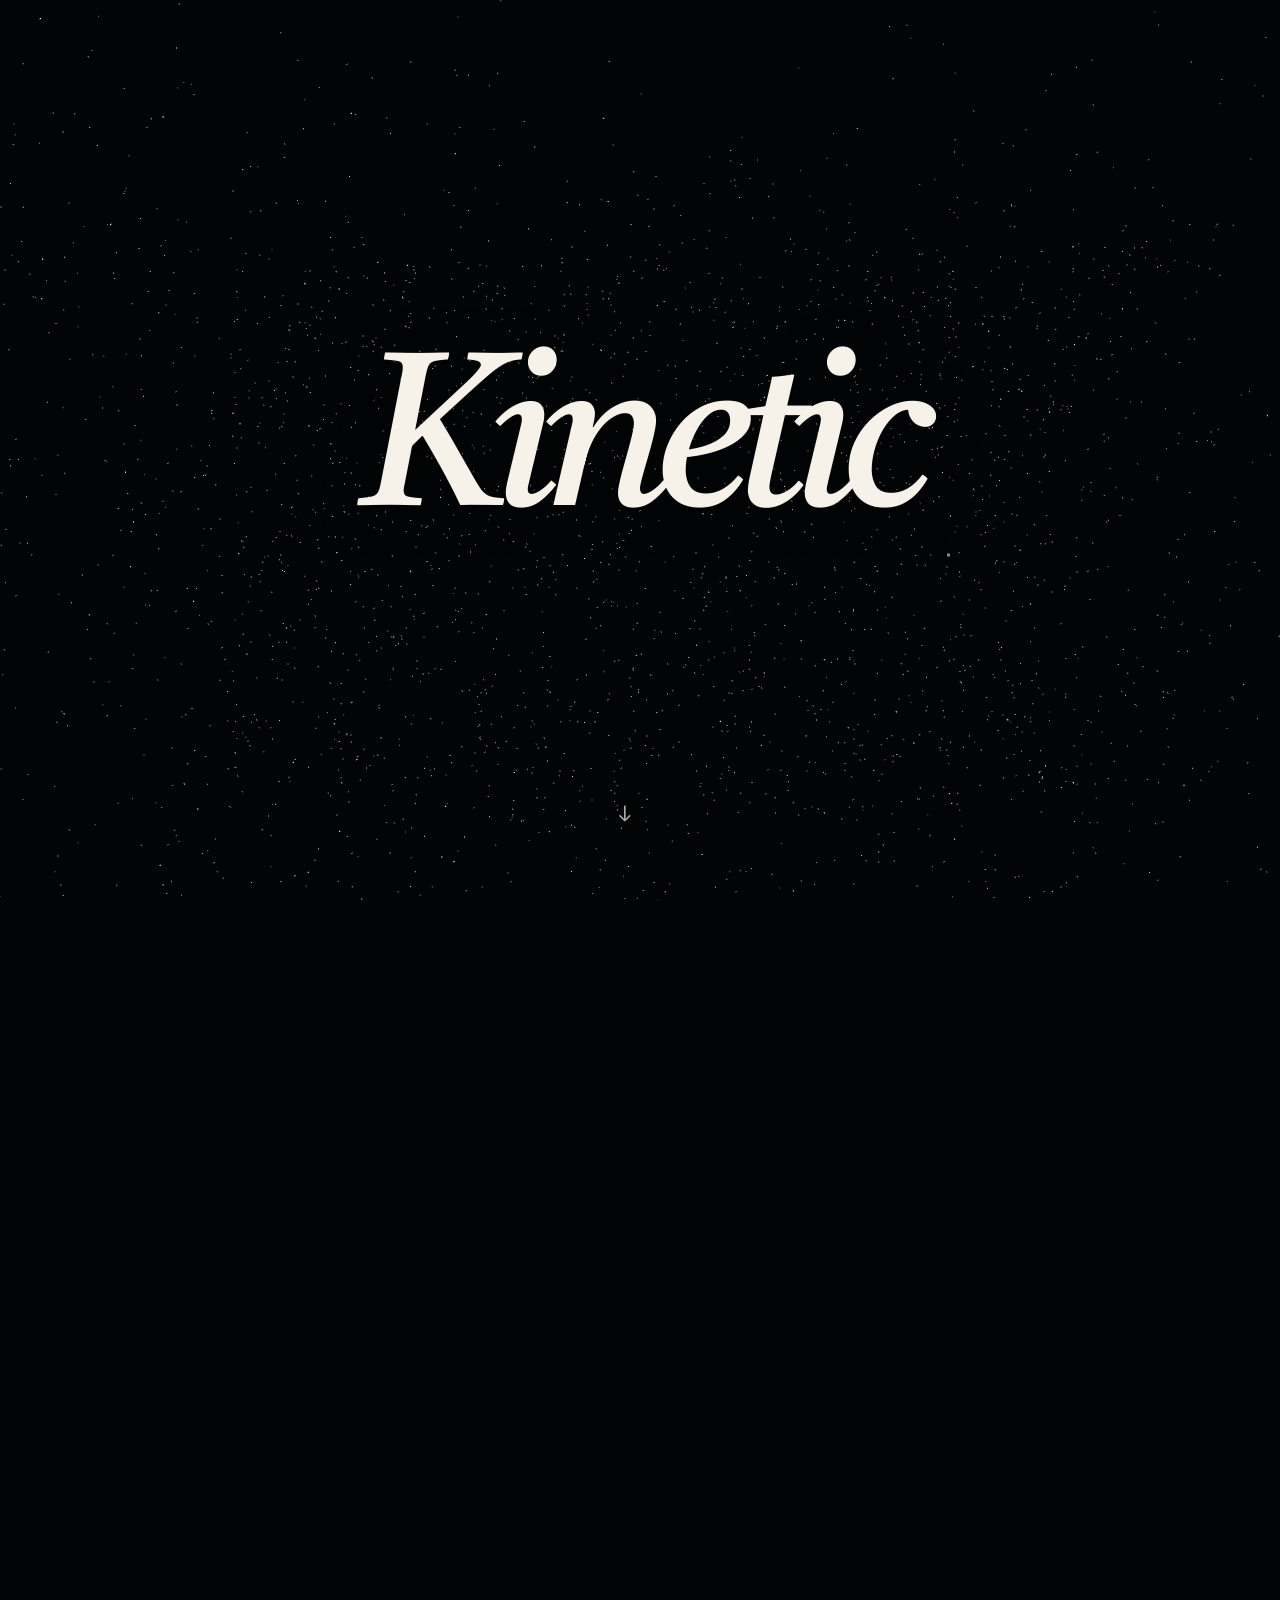
<file: index.html>
<!doctype html><html lang="en"><head><meta charset="utf-8"><meta name="viewport" content="width=device-width,initial-scale=1"><meta name="theme-color" content="#101411"><title>Kinetic — Project Universe</title><link rel="stylesheet" href="atlas.css"><link rel="icon" href="assets/mark.svg"></head><body>
<a class="sig" data-flight href="index.html" aria-label="Kinetic home"><img src="assets/mark.svg" alt=""><span>Kinetic</span></a><button class="menuKey" aria-label="Open navigation" aria-controls="navigation" aria-expanded="false">Menu <i>☰</i></button><nav id="navigation" hidden><a href="index.html" data-flight>Flight</a><a href="#explore">Workspace</a><a href="about.html">About us</a><button data-audio></button></nav>
<div id="boot" aria-hidden="true"><img src="assets/mark.svg" alt=""></div>
<div id="flight"></div><main id="home"><section class="chapter opening"><h1>Kinetic</h1><a href="#neptune" class="cue" aria-label="Scroll to the first checkpoint">↓</a></section>
<section class="chapter checkpoint" id="neptune"><div class="reading"><small>01 / 09　·　NEPTUNE</small><h2>Set the boundary.</h2><p>Create a universe for one team or business. Its projects, deadlines, and staffing forecasts stay together and are saved in this browser.</p></div></section><section class="chapter checkpoint" id="uranus"><div class="reading"><small>02 / 09　·　URANUS</small><h2>Group related projects.</h2><p>Use a galaxy for a standalone project. When several projects share a program or client, put their galaxies in one cluster.</p></div></section><section class="chapter checkpoint" id="saturn"><div class="reading"><small>03 / 09　·　SATURN</small><h2>Divide the work.</h2><p>Open a galaxy and add a stellar system for each workstream. Design and Development can share a project while keeping separate milestones.</p></div></section><section class="chapter checkpoint" id="jupiter"><div class="reading"><small>04 / 09　·　JUPITER</small><h2>Make priorities visible.</h2><p>Give an object Normal, High, or Critical priority. Its size changes on the map, so the team can spot important work before opening the details.</p></div></section><section class="chapter checkpoint" id="mars"><div class="reading"><small>05 / 09　·　MARS</small><h2>Plan a milestone.</h2><p>Add a planet inside a stellar system, then add moons for its tasks. A launch milestone might contain final QA, approval, and release.</p></div></section><section class="chapter checkpoint" id="earth"><div class="reading"><small>06 / 09　·　EARTH</small><h2>Assign the work.</h2><p>Record an owner, deadline, and effort in person-days. Update the status as work moves from planned to in progress to done.</p></div></section><section class="chapter checkpoint" id="venus"><div class="reading"><small>07 / 09　·　VENUS</small><h2>Sequence the handoffs.</h2><p>In Planning details, use Starts after to choose a prerequisite. The forecast schedules the dependent task after that prerequisite finishes.</p></div></section><section class="chapter checkpoint" id="mercury"><div class="reading"><small>08 / 09　·　MERCURY</small><h2>Compare finish dates.</h2><p>Open the Inspector and choose Compare staffing. Change the number of available workers to see whether parallel tasks can finish sooner.</p></div></section><section class="chapter checkpoint" id="sun"><div class="reading"><small>09 / 09　·　SUN</small><h2>Create your first galaxy.</h2><p>Enter the workspace, name a universe, and add a galaxy for your first project. A short optional tour shows how to arrange and edit its objects.</p><a class="start" href="#explore">Enter workspace ↗</a></div></section><div id="road" aria-label="Flight itinerary"><a href="#neptune" aria-label="Fly to Neptune"><span>Neptune</span><i></i></a><a href="#uranus" aria-label="Fly to Uranus"><span>Uranus</span><i></i></a><a href="#saturn" aria-label="Fly to Saturn"><span>Saturn</span><i></i></a><a href="#jupiter" aria-label="Fly to Jupiter"><span>Jupiter</span><i></i></a><a href="#mars" aria-label="Fly to Mars"><span>Mars</span><i></i></a><a href="#earth" aria-label="Fly to Earth"><span>Earth</span><i></i></a><a href="#venus" aria-label="Fly to Venus"><span>Venus</span><i></i></a><a href="#mercury" aria-label="Fly to Mercury"><span>Mercury</span><i></i></a><a href="#sun" aria-label="Fly to Sun"><span>Sun</span><i></i></a></div></main>
<main id="chooser" hidden><section><h1>Your universes</h1><div id="universes"></div><button id="newUniverse">＋ Create universe</button></section></main>
<dialog id="universeDialog"><form id="universeForm"><h2>New universe</h2><label>Name<input name="name" required maxlength="90" autofocus></label><label>Description (optional)<textarea name="description" maxlength="400"></textarea></label><button type="button" onclick="universeDialog.close()">Cancel</button> <button>Create universe</button></form></dialog>
<main id="workspace" hidden><div id="toolbar"></div><article id="space"></article><aside id="details"></aside></main><dialog id="guide"><h2 id="guideTitle"></h2><p id="guideText"></p><button id="skip">Skip tutorial</button> <button id="next">Start tour</button></dialog><dialog id="editor"><form id="form"><h2 id="formTitle"></h2><label>Name<input name="name" required maxlength="90"></label><label>Object<select name="kind"><option>Cluster</option><option>Galaxy</option><option>Stellar system</option><option>Planet</option><option>Moon</option></select></label><label>Appearance<select name="skin"></select></label><label>Priority<select name="priority"><option>Normal</option><option>High</option><option>Critical</option></select></label><details><summary>Planning details</summary><label>Description (optional)<textarea name="description" maxlength="240"></textarea></label><label>People assigned<input type="number" name="people" min="0" max="9999" required></label><label>Owner<input name="owner" maxlength="80"></label><label>Deadline<input name="due" type="date"></label><label>Effort in person-days<input name="effort" type="number" min="1" max="999" required></label><label>Status<select name="status"><option>Planned</option><option>In progress</option><option>Done</option></select></label><label>Starts after<select name="dep"></select></label></details><div><button type="button" onclick="editor.close()">Cancel</button> <button class="primary">Save</button></div></form></dialog><script src="assets/lenis.js"></script><script src="atlas.js"></script><script src="assets/three.min.js"></script><script src="flight.js"></script><script src="assets/pointer.js"></script></body></html>
</file>
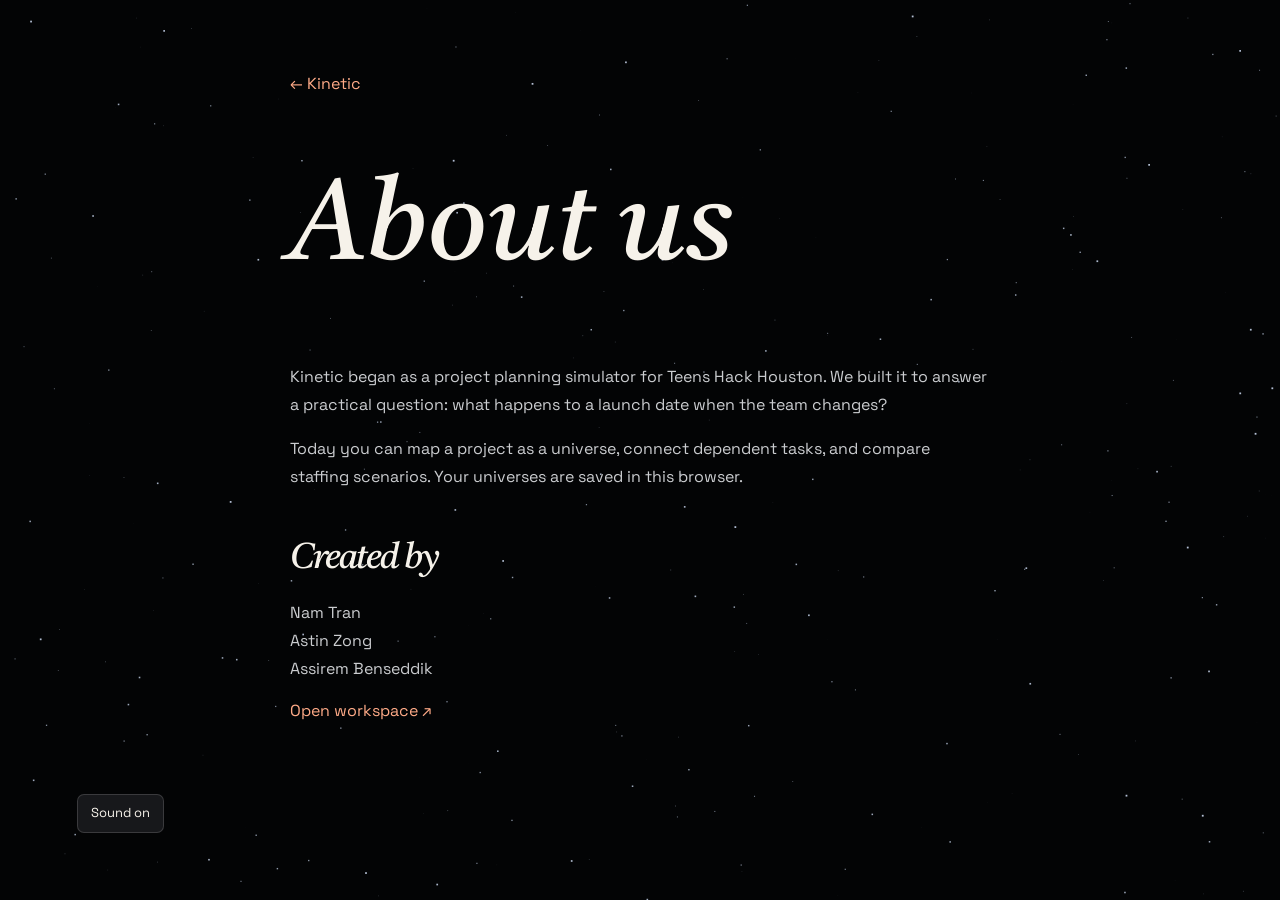
<file: about.html>
<!doctype html><html lang="en"><meta charset="utf-8"><meta name="viewport" content="width=device-width,initial-scale=1"><title>About Kinetic</title><link rel="stylesheet" href="atlas.css"><canvas class="aboutSky" aria-hidden="true"></canvas><main class="about"><a href="index.html">← Kinetic</a><h1>About us</h1><p>Kinetic began as a project planning simulator for Teens Hack Houston. We built it to answer a practical question: what happens to a launch date when the team changes?</p><p>Today you can map a project as a universe, connect dependent tasks, and compare staffing scenarios. Your universes are saved in this browser.</p><h2>Created by</h2><p>Nam Tran<br>Astin Zong<br>Assirem Benseddik</p><a href="index.html#explore">Open workspace ↗</a></main><script src="assets/about-sky.js"></script><button class="sound-setting" data-audio></button><script src="assets/pointer.js"></script></html>
</file>
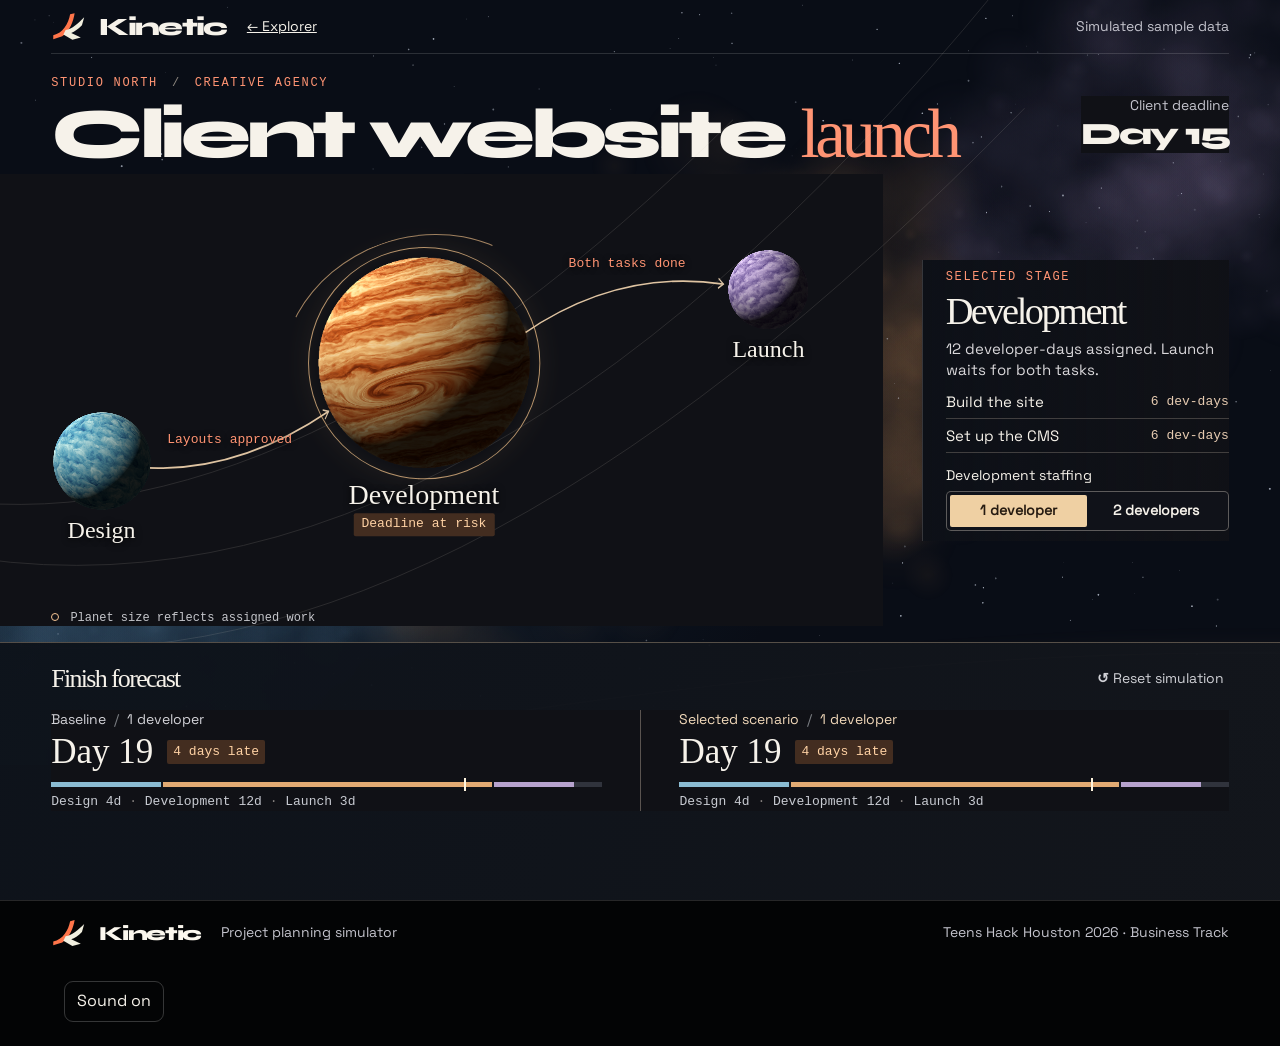
<file: simulation.html>
<!doctype html>
<html lang="en">
<head>
  <meta charset="utf-8"><meta name="viewport" content="width=device-width,initial-scale=1">
  <title>Kinetic · Client website launch</title><link rel="icon" href="data:,"><link rel="stylesheet" href="style.css">
</head>
<body>
<div class="observatory">
  <div class="sky" aria-hidden="true"><canvas id="stars"></canvas><div class="horizon"></div></div>
  <header class="bar"><div class="brand"><img width="36" src="assets/mark.svg" alt="">Kinetic</div><a style="color:inherit" href="index.html#explore">← Explorer</a><span class="sample">Simulated sample data</span></header>
  <main>
    <div class="intro"><div><div class="eyebrow">STUDIO NORTH <span>/</span> CREATIVE AGENCY</div><h1>Client website <em>launch</em></h1></div><div class="deadline"><span>Client deadline</span><strong>Day 15</strong></div></div>
    <div class="workspace">
      <section class="map" aria-label="Project dependency map">
        <div class="system">
          <svg class="routes" viewBox="0 0 1000 300" preserveAspectRatio="none" aria-hidden="true">
            <defs><marker id="arrow" markerWidth="8" markerHeight="8" refX="6" refY="4" orient="auto"><path d="M1 1L6 4L1 7" fill="none" stroke="#dcc4a6"/></marker></defs>
            <g class="tracks"><path d="M -80 226 Q 330 268 830 -38"/><path d="M -100 260 Q 495 348 1130 -130"/><path d="M -40 325 Q 485 382 1160 -46"/></g>
            <g class="links"><path d="M 153 205 Q 265 211 372 166" marker-end="url(#arrow)"/><path d="M 592 112 Q 700 66 819 77" marker-end="url(#arrow)"/><path class="parallel" d="M 592 112 Q 705 109 819 77"/></g>
            <g class="signals"><circle r="2.5" class="signal main-signal"/><circle r="2.5" class="signal extra-signal"/></g>
          </svg>
          <span class="route-label first">Layouts approved</span><span class="route-label second">Both tasks done</span>
          <button class="planet design" data-stage="Design"><canvas data-planet="design"></canvas><span>Design</span></button>
          <button class="planet development" data-stage="Development"><canvas data-planet="development"></canvas><span>Development</span><small id="risk"></small></button>
          <button class="planet launch" data-stage="Launch"><canvas data-planet="launch"></canvas><span>Launch</span></button>
        </div>
        <div class="legend"><i></i> Planet size reflects assigned work</div>
      </section>
      <aside class="inspector"><div class="eyebrow">SELECTED STAGE</div><h2 id="stage"></h2><p id="stage-note"></p><div id="tasks"></div>
        <div class="staff"><label>Development staffing</label><div role="group" aria-label="Development staffing"><button data-count="1">1 developer</button><button data-count="2">2 developers</button></div></div>
      </aside>
    </div>
    <section class="forecast"><div class="section-head"><h2>Finish forecast</h2><button id="reset"><b aria-hidden="true">↺</b> Reset simulation</button></div>
      <div class="cards"><article id="baseline" class="result"></article><article id="scenario" class="result" aria-live="polite"></article></div>
    </section>
  </main>
</div>
<footer class="site-footer">
  <div class="footer-identity"><span class="brand"><img width="36" src="assets/mark.svg" alt="">Kinetic</span><span>Project planning simulator</span></div>
  <span>Teens Hack Houston 2026 · Business Track</span>
</footer>
<script src="planets.js"></script><script src="app.js"></script>
<button class="sound-setting" data-audio></button><script src="assets/pointer.js"></script></body></html>
</file>
<file: atlas.css>
@font-face{font-family:Syne;src:url(assets/display.ttf)}@font-face{font-family:Space;src:url(assets/body.ttf)}:root{color-scheme:dark;--accent:#ff7954;--dim:#aaaeb4;--line:#ffffff26;font:16px/1.45 Space,Arial,sans-serif;color:#f6f2ea;background:#030405}*{box-sizing:border-box}body{margin:0}body,html{scroll-behavior:smooth}a,button,input,select{font:inherit;color:inherit}a{text-decoration:none}button,select,input{background:#17181b;border:1px solid var(--line);border-radius:7px;padding:9px 13px}a,button,select{cursor:pointer}button,a{transition:background .2s,color .2s,transform .2s}button:hover,a:hover{color:var(--accent)}button:active,a:active{transform:scale(.97)}:focus-visible{outline:2px solid var(--accent);outline-offset:4px}[hidden]{display:none!important}.sig,.menuKey,#navigation{position:fixed;z-index:8}.sig{top:27px;left:4vw;display:flex;align-items:center;gap:10px;font:21px Syne;letter-spacing:-1.6px}.sig img{width:37px}.menuKey{right:4vw;top:24px;border-radius:30px;display:flex;gap:15px;align-items:center;background:#101116d9;backdrop-filter:blur(12px)}.menuKey i{font-style:normal;color:var(--accent)}#navigation{right:4vw;top:77px;display:grid;background:#101115f5;border:1px solid var(--line);border-radius:14px;padding:10px;width:200px}#navigation a{padding:10px}#flight{position:fixed;inset:0;pointer-events:none}canvas{display:block}#flight canvas,.interactive canvas{width:100%;height:100%}.chapter{position:relative;height:100svh;display:flex;align-items:center;padding:10vh 7vw;pointer-events:none}.chapter a{pointer-events:auto}.chapter>div{max-width:45rem}.chapter h1,.chapter h2{font:clamp(62px,8.6vw,150px)/.89 Syne,sans-serif;letter-spacing:-.085em;margin:0;text-shadow:0 4px 48px #0007}.chapter h1 span{color:var(--accent)}.chapter p{max-width:340px;font-size:clamp(17px,1.6vw,25px);margin:22px 0;color:#e2e0dc;text-shadow:0 1px 7px black}.chapter a:not(.card){display:inline-flex;border-bottom:1px solid #f47857;padding-bottom:5px}.scroll{position:absolute;bottom:7vh;font-size:13px}.chapter:nth-of-type(2){justify-content:flex-end}.last small{display:block;margin-top:32px;color:var(--dim)}#samples{margin-top:24px}.card{display:flex;align-items:center;justify-content:space-between;border-top:1px solid var(--line);padding:10px 0;gap:28px}.card small{display:none}.card strong{font-weight:400}#workspace{padding:100px 4vw 25px;display:grid;grid-template-columns:minmax(0,1fr) minmax(240px,25%);gap:20px;min-height:100svh;background:radial-gradient(at 90% 25%,#18191e,#040506 60%)}#toolbar{grid-column:1/-1;display:flex;justify-content:space-between;align-items:center;flex-wrap:wrap;gap:10px}.crumb{border:none;background:none;padding:4px}.kicker,small{font-size:11px;letter-spacing:.1em;color:var(--dim)}h2{font:clamp(24px,3vw,50px)/1 Syne;letter-spacing:-.06em;margin:12px 0}.actions{display:flex;flex-wrap:wrap;gap:6px;margin:16px 0}#space{min-width:0}.map{height:clamp(360px,55vh,800px);position:relative;overflow:hidden;background:#030405;border-radius:12px;border:1px solid var(--line)}.interactive canvas{position:absolute;inset:0;touch-action:none;cursor:grab}.interactive canvas:active{cursor:grabbing}.interactive:after{content:attr(data-hint);position:absolute;left:16px;bottom:12px;color:#bbc2c8;font-size:12px;pointer-events:none}.object{background:#0e1016cc;max-width:170px;font-size:13px}.interactive .object{position:absolute;transform:translate(-50%,-2%);z-index:1}.object small,.list small{display:block}.list{display:grid;gap:8px}.list button{text-align:left}aside,dialog{background:#121316;border:1px solid var(--line);border-radius:12px;padding:22px}aside h2,dialog h2{font-size:28px}aside p{color:#b9bcc1}aside a,.primary{color:var(--accent)}hr{border:0;border-top:1px solid var(--line);margin:24px 0}dialog{width:min(410px,92vw)}dialog::backdrop{background:#000b}label{display:grid;gap:4px;font-size:14px;margin:10px 0}#boot{position:fixed;inset:0;background:#030405;z-index:20;display:grid;place-items:center;transition:opacity .45s,visibility .45s}#boot img{width:70px;animation:pulse .85s infinite alternate}.ready #boot{opacity:0;visibility:hidden}.flat #flight{background:radial-gradient(circle at 74% 42%,#926c58,#191317 22%,#000 36%)}@keyframes pulse{to{transform:scale(.8) rotate(-9deg);opacity:.4}}@media(max-width:740px){#workspace{grid-template-columns:1fr}.chapter{align-items:flex-end;padding-bottom:21vh}.chapter h1{font-size:17vw}.chapter:nth-of-type(2){justify-content:flex-start}.chapter>div{background:radial-gradient(ellipse at left,#0008,transparent 75%)}.sig{top:21px}.menuKey{top:17px}.map{height:51vh}}@media(prefers-reduced-motion:reduce){*,html,body{animation:none!important;transition:none!important;scroll-behavior:auto}}
.chapter{overflow:clip}.chapter>div{min-width:0}.chapter h2{font-size:clamp(48px,7.5vw,126px)}@media(max-width:560px){.chapter h1{font-size:14vw}.chapter h2{font-size:12vw}}
@font-face{font-family:Castoro;src:url(assets/wordmark.ttf);font-style:italic;font-display:swap}
html:has(#home:not([hidden])){scroll-snap-type:y proximity}.chapter{scroll-snap-align:start;scroll-snap-stop:always}.chapter h1,.chapter h2,#chooser h1,aside h2,dialog h2,.sig{font-family:Castoro,Georgia,serif;font-weight:400;font-style:italic;letter-spacing:-.055em}.chapter.opening{display:grid;place-items:center;align-items:center;padding:0}.opening h1{font-size:clamp(76px,12vw,194px);margin:0}.cue{position:absolute;bottom:7vh;left:50%;font:22px Space;opacity:.7;animation:descend 2.4s ease-in-out infinite}.chapter a.cue{border:none}.chapter h2{font-size:clamp(46px,6.7vw,110px);line-height:1.02}.chapter.last .start{margin-top:24px}.sig,.menuKey{visibility:hidden;opacity:0;transition:opacity .35s}.pastTitle .sig,.pastTitle .menuKey,.choosing .sig,.choosing .menuKey{visibility:visible;opacity:1}.working .sig,.working .menuKey{display:none}#boot{display:none}#chooser{position:relative;min-height:100svh;display:grid;place-items:center;padding:95px 24px 35px;backdrop-filter:blur(1.3px)}#chooser section{width:min(440px,100%)}#chooser h1{font-size:clamp(46px,6vw,80px);line-height:.98;margin:0 0 36px}#universes a{display:flex;justify-content:space-between;border-top:1px solid var(--line);padding:16px 0}#newUniverse{margin-top:18px}textarea{background:#181a1c;color:inherit;font:inherit;padding:10px;resize:vertical;border-radius:7px;border:1px solid var(--line)}#workspace{position:relative;display:block;height:100svh;min-height:0;background:#020304;padding:0}#toolbar{position:absolute;z-index:3;left:20px;top:20px;right:20px;justify-content:flex-start;font-size:14px}#toolbar div{background:#080a10c9;border-radius:20px;padding:6px 12px}#details{position:absolute;z-index:2;top:78px;left:20px;bottom:auto;max-height:calc(100svh - 95px);overflow:auto;width:min(310px,90vw);backdrop-filter:blur(16px);background:#101215e6}#space .map{height:100svh;border:0;border-radius:0}#space .list{padding:100px 5vw 30px}#space .interactive:after{bottom:20px;left:auto;right:22px}.interactive .object{border:0;background:#07090cc9;border-radius:20px;padding:5px 13px;transform:translate(-50%,26px)}.interactive .object small{letter-spacing:.02em}.working #flight{display:none}.flat #flight{background:radial-gradient(1px 1px at 26% 35%,#a9bac8,transparent),radial-gradient(1px 1px at 72% 76%,#d6c5ae,transparent),black;background-size:97px 137px,147px 109px}.flat .object{margin:12vh 12px}@keyframes descend{50%{translate:0 6px;opacity:.28}}@media(max-width:640px){#toolbar{align-items:flex-start;gap:5px;left:10px;top:10px}#toolbar div{max-width:95vw}#details{top:95px;left:10px;max-height:calc(100svh - 110px)}.chapter:not(.opening){align-items:flex-end;padding-bottom:17vh}.chapter:nth-of-type(2){justify-content:flex-start}}
.chapter .cue{display:grid;place-items:center;width:44px;height:44px;left:calc(50% - 22px);font-size:0;animation:none}.cue:before{content:'↓';font:22px Space;animation:descend 2.4s ease-in-out infinite}
html:has(#home:not([hidden])){scroll-snap-type:none}html.lenis,html.lenis body{scroll-behavior:auto}.opening h1{font-size:clamp(104px,17vw,270px);letter-spacing:-.075em}.checkpoint{position:relative;overflow:visible;pointer-events:none}.checkpoint .reading{position:fixed;top:50%;left:7vw;transform:translateY(-50%);width:min(49vw,700px);visibility:hidden}.checkpoint:nth-child(even) .reading{left:auto;right:6vw}.reading h2{font-size:clamp(38px,5.9vw,96px)}.reading p{font-size:clamp(16px,1.3vw,20px);max-width:36ch;line-height:1.55;color:#dededc}.reading .start{margin-top:22px}#universes a{transition:padding .24s,background .24s}#universes a:hover,#universes a:focus-visible{padding-left:14px;padding-right:14px;background:#ffffff0c}.choosing #chooser section{animation:arrival .5s ease-out}.interactive .object{touch-action:none;cursor:grab;user-select:none}.interactive .object:active{cursor:grabbing}.about{max-width:700px;margin:auto;padding:8vh 6vw}.about h1{font:italic clamp(64px,9vw,118px) Castoro;margin:.5em 0}.about p{color:#cbcdd0;line-height:1.75}.about h2{font:italic 36px Castoro;margin-top:1.2em}.about a{color:#ffab88}@keyframes arrival{from{opacity:.1;transform:translateY(8px)}to{opacity:1;transform:none}}@media(max-width:640px){.checkpoint .reading,.checkpoint:nth-child(even) .reading{width:86vw;left:7vw;right:auto;top:64%}.opening h1{font-size:23vw}}dialog{max-height:90svh;overflow:auto}
.checkpoint{height:185svh}.checkpoint:last-of-type{height:100svh}.checkpoint .reading{transition:opacity .5s ease-out}.reading small{display:block;color:#d5c4af;margin-bottom:16px}#road{position:fixed;z-index:4;right:1.7vw;top:50%;transform:translateY(-50%);display:flex;flex-direction:column;visibility:hidden;opacity:0;transition:opacity .35s}.pastTitle #road{visibility:visible;opacity:1}#road:before,#road:after{content:'';position:absolute;right:6px;top:12px;bottom:12px;width:1px;background:#ffffff30}#road:after{background:#ffc5a0;transform-origin:top;transform:scaleY(var(--travel,0))}#road a{height:25px;display:flex;gap:8px;align-items:center;justify-content:flex-end;font-size:10px;z-index:1}#road i{width:5px;height:5px;background:#a4a7ae;border-radius:50%;margin-right:4px}#road span{opacity:0}#road .current span,#road a:hover span,#road a:focus-visible span{opacity:1}#road .current i{background:#ffbe95;box-shadow:0 0 8px #ff9b70}.chapter:nth-child(even) .reading{right:9vw}#chooser{background:radial-gradient(ellipse at 26% 35%,#5d8acd42,transparent 33%),radial-gradient(ellipse at 83% 63%,#b2696840,transparent 25%)}#newUniverse{border-radius:50px;padding:15px 26px;background:#f0e8db;color:#16141a;border:0}#chooser h1{font-size:clamp(56px,8vw,100px)}#form details{margin:16px 0;color:#c1c5ca}summary{cursor:pointer}#guide p{color:var(--dim);margin:20px 0}.about{position:relative;z-index:1}.aboutSky{position:fixed;inset:0;width:100%;height:100%;pointer-events:none}#form label[hidden]{display:none}@media(max-width:640px){#road span{display:none}.chapter:nth-child(even) .reading{right:auto}}
#universes{display:grid;grid-template-columns:repeat(auto-fit,minmax(145px,1fr));gap:12px}#universes a{position:relative;isolation:isolate;min-height:112px;align-items:end;padding:13px;border:1px solid #ffffff2b;border-radius:14px;background:radial-gradient(ellipse at 25% 10%,#38445295,transparent 75%);overflow:hidden}#universes a:before{content:'';position:absolute;z-index:-1;width:68px;height:24px;left:30%;top:25%;border-radius:50%;border:1px solid #b6b4c7aa;box-shadow:0 0 20px #96c4fa38,inset 0 0 16px #8eabe747;transform:rotate(-26deg)}#chooser section:before{content:'';position:absolute;inset:0;pointer-events:none;z-index:-1;background:radial-gradient(ellipse at 23% 32%,#b9e2ff6b 0, #688ce82c 3%,transparent 19%),radial-gradient(ellipse at 80% 65%,#ffb67e3b,transparent 17%);filter:blur(12px)}#chooser section{isolation:isolate}.checkpoint[id="sun"]{height:100svh}#form .primary{margin:10px 0}
.checkpoint .reading{width:min(37vw,490px);transition:none}.chapter.checkpoint h2{font-size:clamp(34px,3.9vw,65px);line-height:1.06}.checkpoint .reading p{max-width:39ch;font-size:clamp(15px,1.15vw,18px);line-height:1.62}.reading .start{font-size:15px}#chooser{background:transparent;backdrop-filter:blur(.65px)}#chooser section:before{content:none}#universes a{background:rgba(6,7,10,.73);backdrop-filter:blur(5px);box-shadow:inset 0 1px #ffffff09;transition:transform .18s ease-out,border-color .18s,background-color .18s;transform:perspective(650px) rotateX(var(--tilt-x,0deg)) rotateY(var(--tilt-y,0deg))}#universes a:hover,#universes a:focus-visible{padding:13px;background-color:#0a0b0ed9;border-color:#ffffff50}#universes a:before{opacity:.52}#universes a:after{content:'';position:absolute;inset:0;pointer-events:none;background:radial-gradient(130px circle at var(--px,50%) var(--py,50%),#ffffff12,transparent);opacity:0;transition:opacity .18s}#universes a[data-pointer]:after{opacity:1}[data-pointer]:is(button,select,summary){border-color:#ffffff66;background-image:radial-gradient(90px circle at var(--px) var(--py),#ffffff0c,transparent)}#workspace aside:not([hidden]),dialog[open]{animation:arrival .2s ease-out}.about{max-width:1500px;padding:7vh 7vw}.about-layout{display:grid;grid-template-columns:1.1fr 1fr;gap:3vh 8vw;margin:11vh 0}.about-layout h1{grid-row:span 2;margin:0;line-height:.95;font-size:clamp(80px,11vw,170px)}.about-story p{max-width:53ch;font-size:clamp(17px,1.4vw,23px);margin:0 0 1.2em}.credits{border-top:1px solid var(--line);padding-top:20px}.credits h2{margin:0}.credits p{line-height:1.65}@media(max-width:700px){.about-layout{display:block;margin:9vh 0}.about-layout h1{margin-bottom:6vh}.credits{margin-top:30px}.checkpoint .reading,.checkpoint:nth-child(even) .reading{width:81vw;left:7vw;right:auto}.chapter.checkpoint h2{font-size:clamp(32px,8.4vw,56px)}}@media(prefers-reduced-motion:reduce){#universes a{transform:none}}
@media(hover:hover) and (pointer:fine){a[data-pointer]:not(.sig,.cue,.object){text-decoration:underline;text-decoration-color:#ffbb9270;text-underline-offset:.3em}#universes a[data-pointer]{text-decoration:none}}
.about{max-width:700px;margin:auto;padding:8vh 6vw;box-sizing:content-box}.about h1{margin:.5em 0}.sound-setting{margin:0 6vw 30px;font-size:13px}.working #toolbar{position:absolute;inset:0;display:block;pointer-events:none}.working #toolbar>*{pointer-events:auto}.working #toolbar .trail{position:absolute;left:24px;top:20px;max-width:calc(100% - 48px);overflow:auto;white-space:nowrap;font-size:13px}.working #toolbar .toolrail{display:grid;gap:3px;position:absolute;top:80px;left:20px;padding:5px;background:#101216ed;border:1px solid var(--line);border-radius:14px;backdrop-filter:blur(12px)}.toolrail button{display:grid;place-items:center;gap:1px;width:70px;padding:7px 2px;font-size:10px;border:0;background:transparent;border-radius:9px;color:#bfc1c6}.toolrail button i{font:22px Space}.toolrail #add,.toolrail [aria-expanded=true]{background:#282528;color:#ffbd9c}.working #toolbar .mapzoom{position:absolute;right:20px;bottom:48px;display:flex;gap:2px;padding:3px;border:1px solid var(--line)}.mapzoom button{width:40px;height:40px;border:0;padding:0;background:transparent}.working #details{left:112px;top:80px;border-radius:14px;padding:18px;width:min(290px,80vw);background:rgba(12,15,20,.68);backdrop-filter:blur(1px);-webkit-backdrop-filter:blur(1px)}.inspect-head h2{font-size:24px;margin:7px 0 15px}.inspect-section{border-top:1px solid var(--line);padding:14px 0 4px;margin-top:10px}.inspect-section h3{margin:0 0 8px;font:500 14px Space}.inspect-section dl{display:grid;grid-template-columns:auto 1fr;gap:6px;font-size:13px}.inspect-section dd{margin:0;text-align:right}.inspect-section dt,.inspect-section p{color:var(--dim);font-size:13px}.forecast-value{font:32px Space}.inspect-section #remove{color:#ffab97}.inspect-section button{font-size:13px}.working #space .list{padding-left:115px}.working:has(#details:not([hidden])) #space .list{padding-left:min(450px,42vw)}.working:has(#details:not([hidden])) #space .interactive:after{right:15px}.working #space .interactive:after{max-width:65vw;text-align:right}@media(max-width:700px){.working #toolbar .toolrail{position:fixed;left:50%;top:auto;bottom:max(12px,env(safe-area-inset-bottom));transform:translateX(-50%);display:flex}.working #toolbar .trail{top:12px;left:12px}.working #details{left:10px;right:10px;top:65px;bottom:auto;max-height:calc(100dvh - 170px);width:auto}.working #toolbar .mapzoom{bottom:90px;right:10px}.working #space .interactive:after{display:none}.working #space .list,.working:has(#details:not([hidden])) #space .list{padding:80px 12px 100px}.toolrail button{min-height:48px}.about{padding:8vh 7vw}}
@media(min-width:900px){.working #details{max-height:calc(100dvh - 108px)}}
</file>
<file: style.css>
*{box-sizing:border-box}
:root{color-scheme:dark;--ink:#fbf7ee;--muted:#c3c3cc;--gold:#f5c494;--line:#e0d1bd3d;--serif:"Baskerville Old Face","Georgia",serif;--sans:"Segoe UI",Arial,sans-serif;--mono:Consolas,monospace;--pad:clamp(20px,4vw,84px)}
html,body{margin:0;background:#090d13;color:var(--ink);font:16px/1.4 var(--sans)}
h1,h2,p{margin:0}button{font:inherit;color:inherit;cursor:pointer}button:focus-visible{outline:2px solid #fff;outline-offset:4px}
.observatory{position:relative;isolation:isolate;min-height:100svh;overflow:hidden;background:linear-gradient(115deg,#101925,#101117 56%,#0e121d)}
.sky{position:absolute;inset:0 0 15%;overflow:hidden;z-index:-1;pointer-events:none;background:radial-gradient(ellipse at 37% 57%,#63432b77,transparent 29%),radial-gradient(ellipse at 4% 70%,#21486666,transparent 43%),#090d16}
#stars{position:absolute;inset:-3%;width:106%;height:106%;transform:translate(var(--sky-x,0),var(--sky-y,0));transition:transform .8s ease-out}
.horizon{position:absolute;width:160%;height:49%;left:-26%;bottom:-39%;border-radius:50%;border-top:1px solid #efbd8666;background:linear-gradient(#a2826426,#111620 25%);box-shadow:0 -3px 28px #dec18d12;transform:rotate(-7deg)}
.bar{height:54px;display:flex;align-items:center;gap:20px;margin:0 var(--pad);border-bottom:1px solid var(--line)}
.brand{display:flex;align-items:center;gap:12px;font:600 25px var(--sans);letter-spacing:-1.3px}
.mark,.legend i{border:1.5px solid var(--gold);border-radius:50%;display:inline-block;position:relative}
.mark{width:23px;height:23px;transform:rotate(-35deg)}.mark:before,.mark:after{content:"";position:absolute;border:1.5px solid var(--gold);border-radius:50%;inset:5px -6px}.mark:after{inset:8px;background:var(--gold)}
.bar-label,.sample,.deadline span,.result-label,.staff label{font-size:14px}
.bar-label,.sample,.deadline span{color:var(--muted)}.bar-label{border-left:1px solid var(--line);padding-left:18px}.sample{margin-left:auto}
.intro{display:flex;justify-content:space-between;align-items:center;margin:0 var(--pad);padding:clamp(15px,2.3vh,30px) 0 0}
.eyebrow,.legend,.route-label,.breakdown,.value em,#risk{font-family:var(--mono)}
.eyebrow{font-size:12px;letter-spacing:1.7px;color:#e7cdb2}.eyebrow span{padding:0 5px;color:#8e8880}
h1{font:400 clamp(48px,5.5vw,94px)/1.01 var(--serif);letter-spacing:-.046em;margin-top:4px}h1 em{font:italic .98em Georgia,serif;color:#f0c89c;letter-spacing:-.065em}
.deadline{display:grid;text-align:right;gap:0}.deadline strong{font:400 31px var(--serif)}
.workspace{display:grid;grid-template-columns:minmax(0,1fr) clamp(265px,24vw,355px);gap:3vw;padding:0 var(--pad) 16px 0;min-height:clamp(324px,49vh,610px)}
.map{position:relative;isolation:isolate}.system{position:absolute;inset:0 0 23px;container-type:size}.routes{position:absolute;inset:0;width:100%;height:100%;overflow:visible}.tracks,.links{fill:none}.tracks{stroke:#d6cec2;opacity:.18;stroke-width:.65}.links{stroke:#dfc4a2;stroke-width:1.15}.parallel{opacity:0;transition:opacity .4s}.two .parallel{opacity:.85}
.signal{fill:#ffe2ad;filter:drop-shadow(0 0 3px #ffbe68);animation:travel 4.5s linear infinite}.main-signal{offset-path:path('M 592 112 Q 700 66 819 77')}.extra-signal{offset-path:path('M 592 112 Q 705 109 819 77');display:none}.two .extra-signal{display:block}.two .signal{animation-duration:3s}@keyframes travel{from{offset-distance:0%;opacity:0}15%,85%{opacity:1}to{offset-distance:100%;opacity:0}}
.route-label{position:absolute;font-size:13px;color:#efdfcb;text-shadow:0 1px 6px #000;transform:translate(-50%,-100%);white-space:nowrap}.first{left:26%;top:64%}.second{left:71%;top:23%}
.planet{--color:#ebbc86;appearance:none;border:0;padding:0;border-radius:50%;background:transparent;width:var(--size);height:var(--size);position:absolute;transform:translate(-50%,-50%);isolation:isolate}
.design{--size:min(12cqw,30cqh);left:11.5%;top:67%;--color:#a4d4ea}.development{--size:min(26cqw,70cqh);left:48%;top:44%}.launch{--size:min(9.8cqw,25cqh);left:87%;top:27%;--color:#c7b6e4}
.planet canvas{width:100%;height:100%;filter:contrast(1.05) saturate(1.08);translate:var(--planet-x,0) var(--planet-y,0);transition:translate .7s ease-out;animation:float 22s ease-in-out infinite alternate}
.design canvas{animation-delay:-12s}.launch canvas{animation-delay:-4s}@keyframes float{from{transform:translateY(-2px) rotate(-3deg)}to{transform:translateY(2px) rotate(4deg)}}
.planet:before,.planet:after{content:"";position:absolute;border-radius:50%;pointer-events:none}.planet:before{inset:0;border:1px solid var(--color);opacity:0;transform:scale(1.16);transition:opacity .4s,transform .55s;box-shadow:0 0 28px #f6c5851b,inset 0 0 14px #f4b77813}.planet:after{inset:-5% -13%;border:1px solid transparent;border-top-color:var(--color);transform:rotate(-27deg) scale(.93);opacity:0;transition:opacity .4s,transform .6s}
.planet[aria-pressed=true]:before{opacity:.76;transform:scale(1.01)}.planet[aria-pressed=true]:after{opacity:.65;transform:rotate(-20deg) scale(1)}.planet:hover:before{opacity:.85}
.planet>span,.planet>small{position:absolute;left:50%;transform:translateX(-50%);white-space:nowrap}.planet>span{top:calc(100% + 4px);font:400 24px/1 var(--serif);text-shadow:0 1px 7px #000}.development>span{font-size:28px}
#risk{top:calc(100% + 36px);font-size:13px;padding:2px 8px;border-radius:2px}.late{color:#ffd2a4;background:#432d20}.early{color:#b8f1d2;background:#203c30}
.legend{position:absolute;bottom:0;left:var(--pad);color:#c5c6cb;font-size:12px}.legend i{width:8px;height:8px;margin-right:4px}
.inspector{align-self:center;padding:9px 0 10px 23px;border-left:1px solid #c9a17c80;background:linear-gradient(90deg,#0c1018b8,#0c101817)}.inspector h2{font:400 clamp(30px,3vw,47px)/1.13 var(--serif);margin:4px 0}.inspector p{font-size:15px;color:#dad8db;min-height:42px;max-width:34ch}
#tasks{min-height:62px;margin-top:5px}.task{display:flex;align-items:center;justify-content:space-between;border-bottom:1px solid var(--line);padding:6px 0;font-size:15px}.task strong{font:13px var(--mono);color:#e6cbb1}.staff{margin-top:11px}.staff>div{display:flex;margin-top:5px;padding:3px;border:1px solid #cfc7bf66;border-radius:5px;background:#101219}.staff button{width:50%;border:none;padding:6px 0;background:transparent;border-radius:2px;font-weight:600;font-size:14px;transition:background .2s}.staff button[aria-pressed=true]{background:#efd0a3;color:#261b11}
.observatory,main{display:flex;flex-direction:column}main{flex:1}.bar,.intro,.workspace{flex-shrink:0}.forecast{flex:1;position:relative;background:linear-gradient(110deg,#0e131bfa,#13161cfa);border-top:1px solid #e7c9a253;padding:14px var(--pad) 18px}
.section-head{display:flex;justify-content:space-between;align-items:center}.section-head h2{font:400 26px/1.2 var(--serif)}#reset{border:0;background:transparent;color:#d0d1d6;font-size:14px;padding:5px}#reset:hover{color:white}
.cards{display:grid;grid-template-columns:1fr 1fr;gap:0;margin-top:10px}.result{position:relative;display:grid;grid-template-columns:1fr;align-content:start;align-items:center;min-width:0}#baseline{padding-right:3vw}#scenario{border-left:1px solid #d9c8b65e;padding-left:3vw}.result-label{color:#d3d3d8;font-weight:500}.result-label span{color:#7b7e83;padding:0 4px}#scenario .result-label{color:#f2d9ba}
.value{display:flex;align-items:center;gap:14px;margin-top:3px}.value strong{font:400 35px/1.15 var(--serif);white-space:nowrap}.value em{font-size:13px;font-style:normal;white-space:nowrap;padding:3px 6px;border-radius:2px}
.timeline,.breakdown{grid-column:1/-1}.timeline{position:relative;display:flex;background:#30333c;height:5px;margin:9px 0 6px}.timeline b{position:absolute;left:75%;top:-4px;height:13px;border-left:2px solid #fff4de}.seg+.seg{border-left:2px solid #11151c}.s0{background:#8bbcd3}.s1{background:#e2aa73}.s2{background:#b7a3ce}.breakdown{font-size:13px;color:#c8cbd2}.breakdown span{color:#827e7c}
@media(min-width:851px) and (min-height:800px){.workspace{min-height:52vh}.forecast{padding-block:20px}.cards{margin-top:15px}}
@media(prefers-reduced-motion:no-preference){.sky{animation:sky-in 1s ease-out both}.intro,.workspace,.forecast{animation:arrive .65s ease-out both}.workspace{animation-delay:.07s}.forecast{animation-delay:.12s}@keyframes sky-in{from{opacity:.65}to{opacity:1}}@keyframes arrive{from{opacity:.6;transform:translateY(5px)}to{opacity:1;transform:none}}}
@media(prefers-reduced-motion:reduce){*,*:before,*:after{animation:none!important;transition:none!important}.signal{display:none!important}}
@media(max-width:1000px){.result{grid-template-columns:1fr}.value{margin-top:2px}.route-label{font-size:12px}}
@media(max-width:850px){.intro{align-items:end}.workspace{display:block;padding:0}.map{height:340px}.system{inset-inline:3%}.inspector{margin:14px var(--pad);padding:8px 14px;max-width:none}.inspector p{min-height:0}.inspector h2{font-size:30px}#tasks{min-height:0}.staff{max-width:380px}.cards{gap:0}.sky{bottom:30%}}
@media(max-width:550px){.bar-label{display:none}.sample{font-size:12px}.intro{display:block}.intro h1{font-size:43px}.deadline{display:flex;align-items:center;gap:8px;margin-top:8px}.deadline strong{font-size:20px}.map{height:265px}.route-label{white-space:normal;text-align:center;max-width:74px}.legend{font-size:11px}.planet>span{font-size:19px}.development>span{font-size:22px}#risk{top:calc(100% + 29px)}.cards{grid-template-columns:1fr;gap:14px}#baseline{padding-right:0}.result{grid-template-columns:1fr}#scenario{padding:10px 0 0;border-left:0;border-top:1px solid var(--line)}.value strong{font-size:28px}.value{gap:5px}.result-label{font-size:13px}}


.site-footer {
  display:flex;
  align-items:center;
  justify-content:space-between;
  gap:16px;
  padding:18px var(--pad);
  border-top:1px solid var(--line);
  background:#0b0e14;
  color:var(--muted);
  font-size:14px;
}
.footer-identity { display:flex; align-items:center; gap:20px; }
.footer-identity .brand { font-size:20px; color:var(--ink); }
.footer-identity .mark { transform:rotate(-35deg) scale(.8); }
@media(max-width:600px) {
  .site-footer { flex-direction:column; align-items:flex-start; gap:8px; }
  .footer-identity { gap:12px; }
}
@font-face{font-family:Space;src:url(assets/body.ttf)}@font-face{font-family:Syne;src:url(assets/display.ttf)}body{background:#030405;color:#f6f2ea;font-family:Space,Arial,sans-serif}.bar,.site-footer{background:transparent;border-color:#ffffff24}.brand,h1,h2,.deadline strong{font-family:Syne,sans-serif;letter-spacing:-.065em}h1 em{font-style:normal;color:#ff9473}.eyebrow,.route-label{color:#ff9473}.inspector,.result,.map,.deadline{background-color:#101116;border-color:#ffffff29}.bar a{font-size:14px}
@media(hover:hover) and (pointer:fine){button[data-pointer]{border-color:#ffffff66;background-image:radial-gradient(90px circle at var(--px) var(--py),#ffffff0c,transparent)}a[data-pointer]{text-decoration:underline;text-underline-offset:.3em}}
.sound-setting{margin:16px 5vw 24px;color:inherit;background:transparent;border:1px solid #ffffff33;border-radius:9px;padding:8px 12px}
</file>
